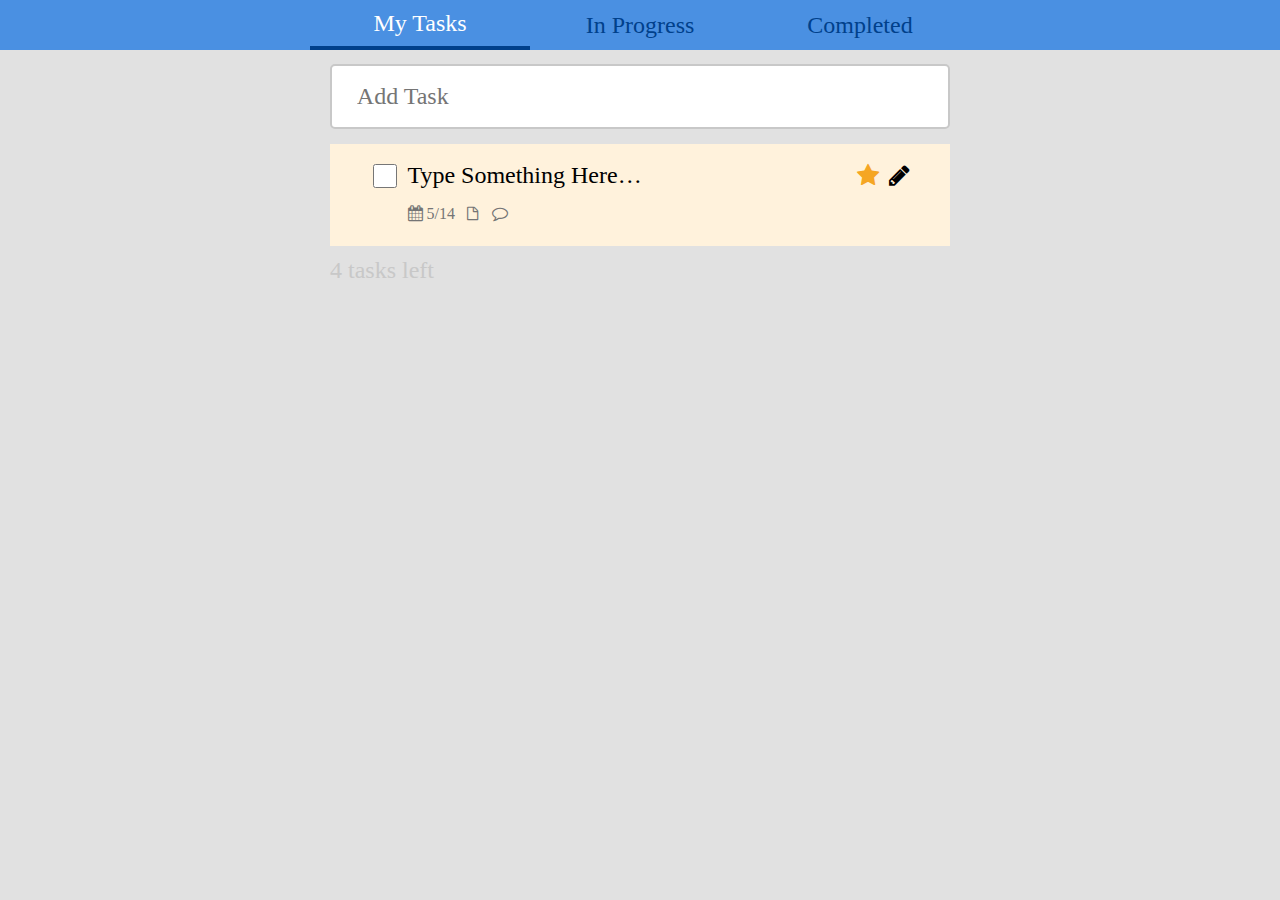
<file: week1/index.html>
<!DOCTYPE html>
<html lang="en">
<head>
	<meta charset="UTF-8">
	<meta name="viewport" content="width=device-width, initial-scale=1.0">
	<meta http-equiv="X-UA-Compatible" content="ie=edge">
	<link rel="stylesheet" type="text/css" href="style.css">
	<link rel="stylesheet" href="css/font-awesome.min.css">
	<script type="text/javascript" src="script.js"></script>
	<title>the-F2E 前端精神時光屋 Week1 </title>
</head>
<body onload='init()'>
	<div class="headerBar">
		<div class="selection selected" id='firstSelected' onclick='selectHanderItem(this)' >My Tasks</div>
		<div class="selection" onclick='selectHanderItem(this)'>In Progress</div>
		<div class="selection" onclick='selectHanderItem(this)'>Completed</div>
	</div>
	<div class="container">
			
		<input class="searchBar" type='text' placeholder="Add Task"/>
		
		<div class="taskBlock taskBlockStar">
			<div class="taskBlock-top">
				<input class="taskcheckBox" type="checkbox"/>
				<span class="taskName">Type Something Here…</span>
				<span class="taskStar" onclick="selectStarItem(this)"><i class="icon-star"></i></span>
				<span class="taskPencil"><i class="icon-pencil"></i></span>
			</div>
			<div class="taskBlock-bottom">
				<span class="taskDay">
					<span class="taskDayIcon"><i class="icon-calendar"></i></span>
					<span class="taskDayDetail">5/14</span>
				</span>
				<span class="taskAttachmentIcon"><i class="icon-file-alt"></i></span>
				<span class="taskCommentIcon"><i class="icon-comment-alt"></i></span>
			</div>
		</div>
		<!--
		<div class="taskBlock taskBlockStar">
			<div class="taskBlock-top">
				<input class="taskcheckBox" type="checkbox"/>
				<span class="taskName">Type Something Here…</span>
				<span class="taskStar" onclick="selectStarItem(this)"><i class="icon-star"></i></span>
				<span class="taskPencil"><i class="icon-pencil"></i></span>
			</div>
			<div class="taskBlock-bottom">
				<span class="taskDay">
					<span class="taskDayIcon"><i class="icon-calendar"></i></span>
					<span class="taskDayDetail">5/14</span>
				</span>
				<span class="taskAttachmentIcon"><i class="icon-file-alt"></i></span>
				<span class="taskCommentIcon"><i class="icon-comment-alt"></i></span>
			</div>
		</div>
		
		<div class="taskBlock">
			<div class="taskBlock-top">
				<input class="taskcheckBox" type="checkbox"/>
				<span class="taskName">Type Something Here…</span>
				<span class="taskStar" onclick="selectStarItem(this)"><i class="icon-star-empty"></i></span>
				<span class="taskPencil"><i class="icon-pencil"></i></span>
			</div>
			<div class="taskBlock-bottom">
				<span class="taskDay">
					<span class="taskDayIcon"><i class="icon-calendar"></i></span>
					<span class="taskDayDetail">5/14</span>
				</span>
				<span class="taskAttachmentIcon"><i class="icon-file-alt"></i></span>
				<span class="taskCommentIcon"><i class="icon-comment-alt"></i></span>
			</div>
		</div>
		
		<div class="taskBlock">
			<div class="taskBlock-top">
				<input class="taskcheckBox" type="checkbox"/>
				<span class="taskName">Type Something Here…</span>
				<span class="taskStar" onclick="selectStarItem(this)"><i class="icon-star-empty"></i></span>
				<span class="taskPencil"><i class="icon-pencil"></i></span>
			</div>
			<div class="taskBlock-bottom">
				<span class="taskDay">
					<span class="taskDayIcon"><i class="icon-calendar"></i></span>
					<span class="taskDayDetail">5/14</span>
				</span>
				<span class="taskAttachmentIcon"><i class="icon-file-alt"></i></span>
				<span class="taskCommentIcon"><i class="icon-comment-alt"></i></span>
			</div>
		</div>
		
		<div class="taskBlock">
			<div class="taskBlock-top">
				<input class="taskcheckBox" type="checkbox"/>
				<span class="taskName">Type Something Here…</span>
				<span class="taskStar" onclick="selectStarItem(this)"><i class="icon-star-empty"></i></span>
				<span class="taskPencil"><i class="icon-pencil"></i></span>
			</div>
			<div class="taskBlock-bottom">
				<span class="taskDay">
					<span class="taskDayIcon"><i class="icon-calendar"></i></span>
					<span class="taskDayDetail">5/14</span>
				</span>
				<span class="taskAttachmentIcon"><i class="icon-file-alt"></i></span>
				<span class="taskCommentIcon"><i class="icon-comment-alt"></i></span>
			</div>
		</div>
		-->
		<span class='tasksLeftBlock'>4 tasks left</span>
	</div>
</body>
</html>
</file>
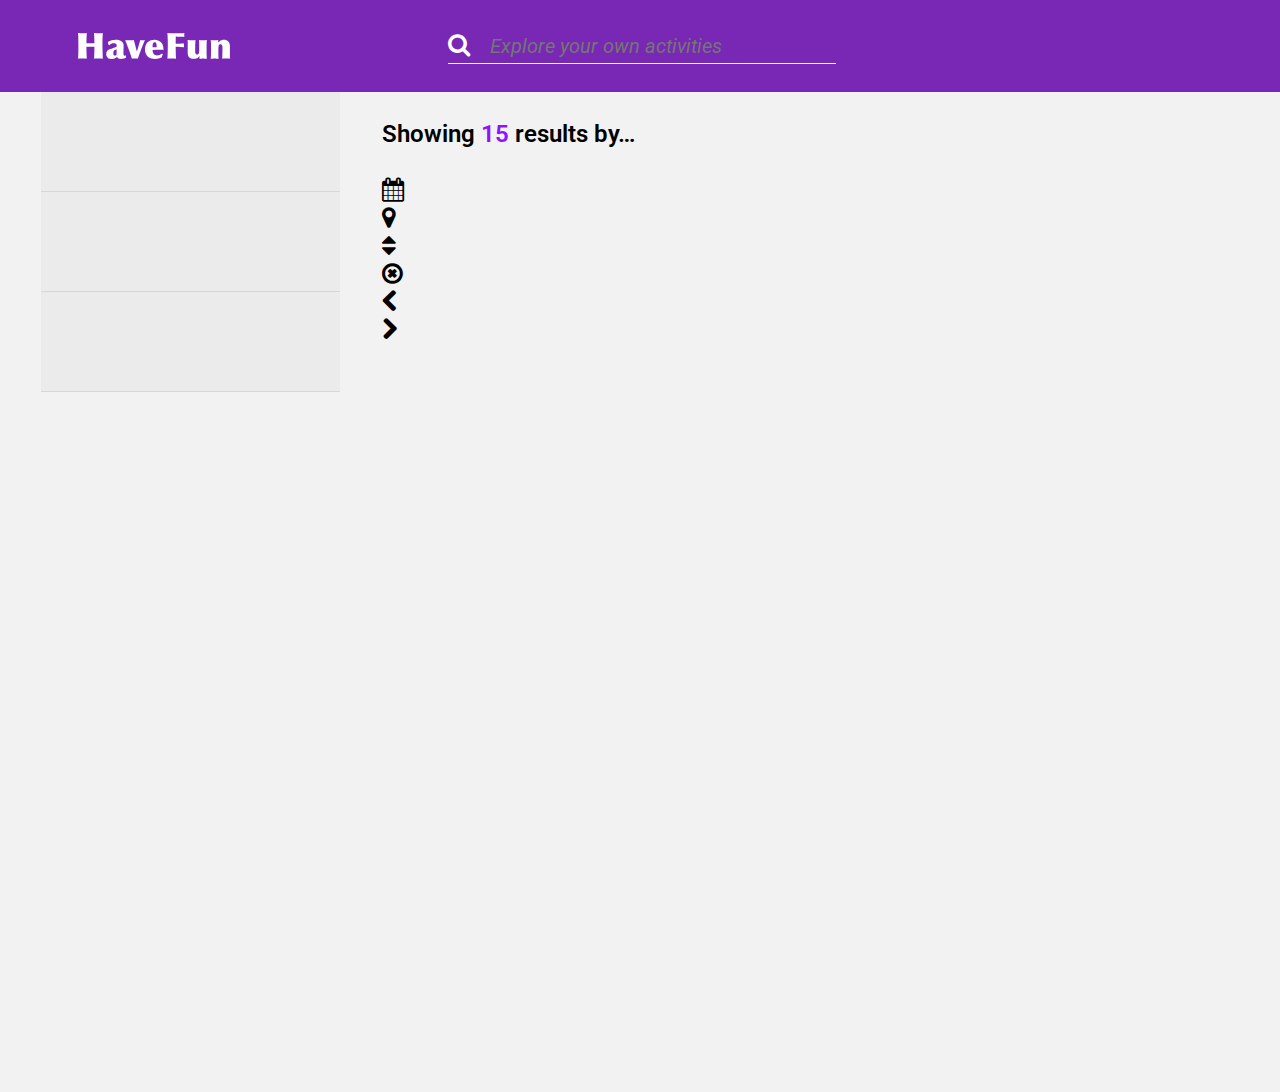
<file: week2/index.html>
<!DOCTYPE html>
<html lang="en">
<head>
	<meta charset="UTF-8">
	<meta name="viewport" content="width=device-width, initial-scale=1.0">
	<meta http-equiv="X-UA-Compatible" content="ie=edge">
	<link rel="stylesheet" href="css/font-awesome.min.css">
	<link href="https://fonts.googleapis.com/css?family=Roboto" rel="stylesheet">
	<link rel="stylesheet" type="text/css" href="style.css">
	<script type="text/javascript" src="script.js"></script>
	<title>the-F2E 前端精神時光屋 Week2 </title>
</head>
<body onload='init()'>
	<div class="headerBar">
		<img class='headerBar-Logo' src='./logo.svg'/>
		
		
		<div class='headerBar-searchBar'>
				<i class="icon-search" style='margin-right: 15px;'></i><input class='headerBar-searchBar-input' type='text' placeholder="Explore your own activities"/>
		</div>
	</div>
	<div class="container">
		<div class="container-leftMenu">
			<div class="container-leftMenu-block"></div>
			<div class="container-leftMenu-block"></div>
			<div class="container-leftMenu-block"></div>
		</div>
		<div class="container-rightBlock">
			<div class="container-rightBlock-searchResult">Showing <span class='container-rightBlock-searchResult-count'>15</span> results by…</div>
			
			<br>
			<i class="icon-calendar"></i>
			<br>
			<i class="icon-map-marker"></i>
			<br>
			<i class="icon-sort"></i>
			<br>
			<i class="icon-remove-circle"></i>
			<br>
			<i class="icon-chevron-left"></i>
			<br>
			<i class="icon-chevron-right"></i>
		</div>
	</div>
</body>
</html>
</file>
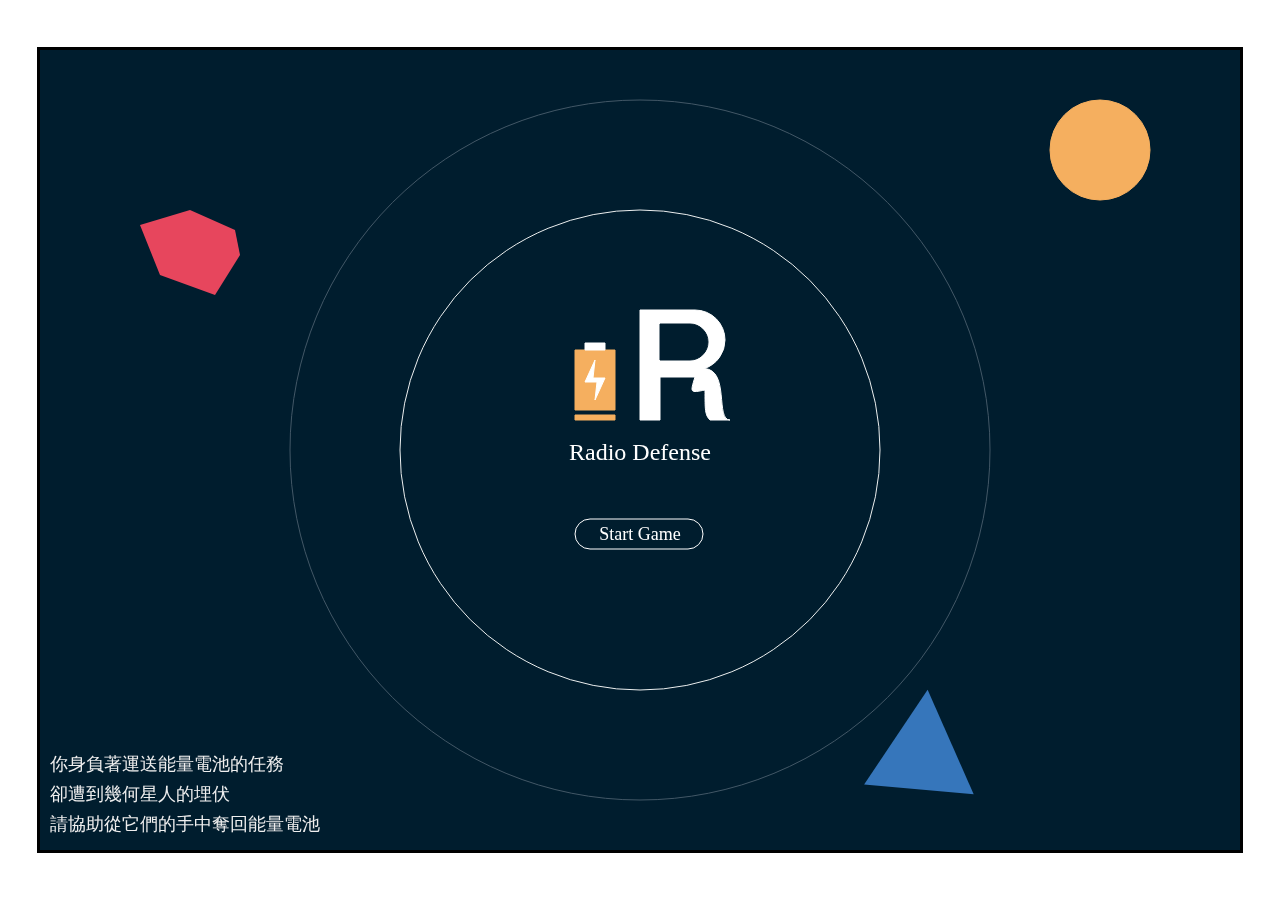
<file: week7/index.html>
<html>
  <head>
    <meta charset="utf-8">
    <link rel="stylesheet" href="style.css"/>
  </head>
  <body>
    <canvas id="gameCanvas"></canvas>
    <script src="js/main.js"></script>
  </body>
</html>
</file>
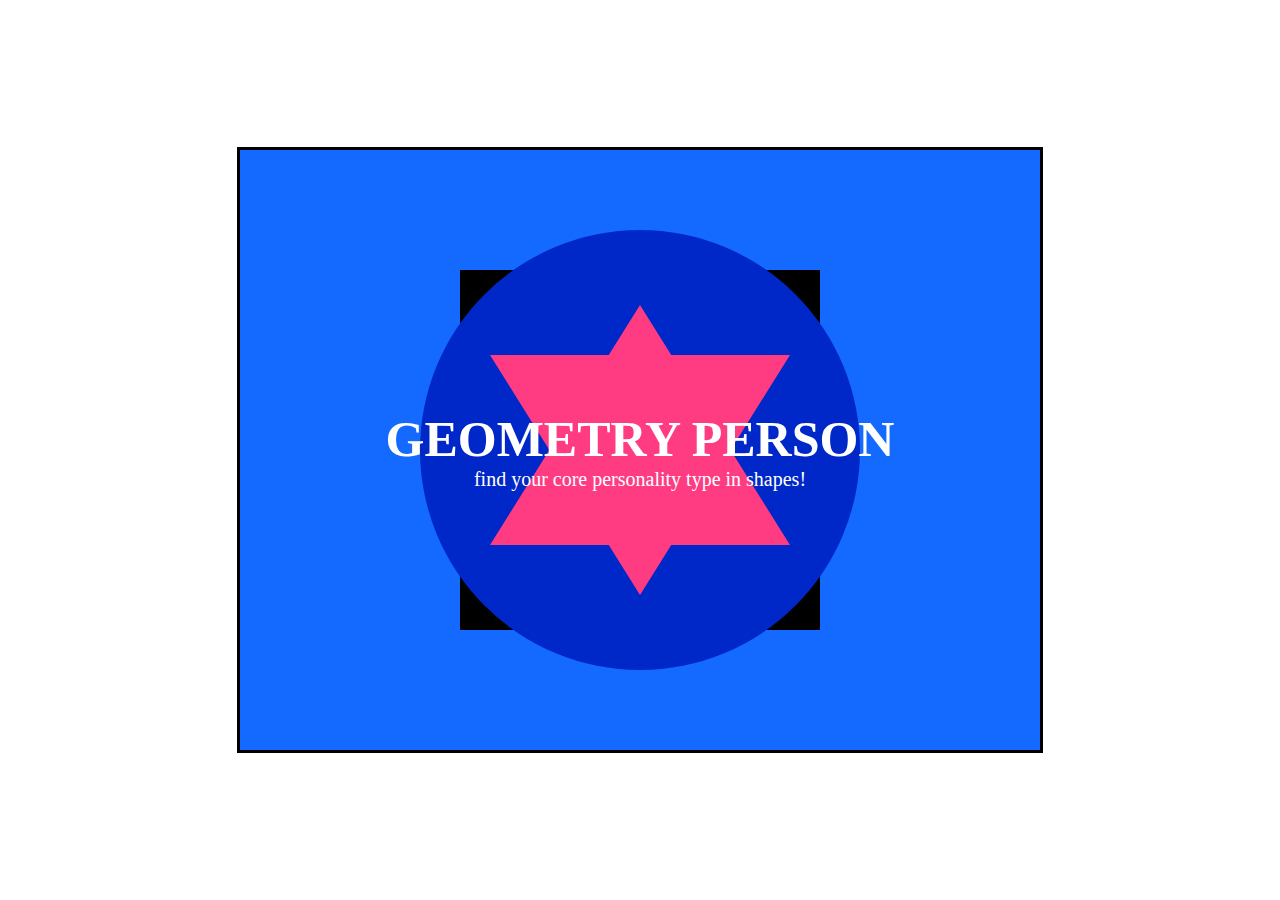
<file: week8/index.html>
<html>
  <head>
    <meta charset="utf-8">
    <link rel="stylesheet" href="style.css?20180728"/>
  </head>
  <body>
    <div class='main_container'>
      <div class='rect'> </div>
      <div class='circle'> </div>
      <div class='sixcon'> 
        <div class='sixcon_top'></div>
        <div class='sixcon_down'></div>
      </div>
          <div class='text'>GEOMETRY PERSON</div>
          <div class='text2'>find your core personality type in shapes!</div>
    </div>
  </body>
</html>
</file>
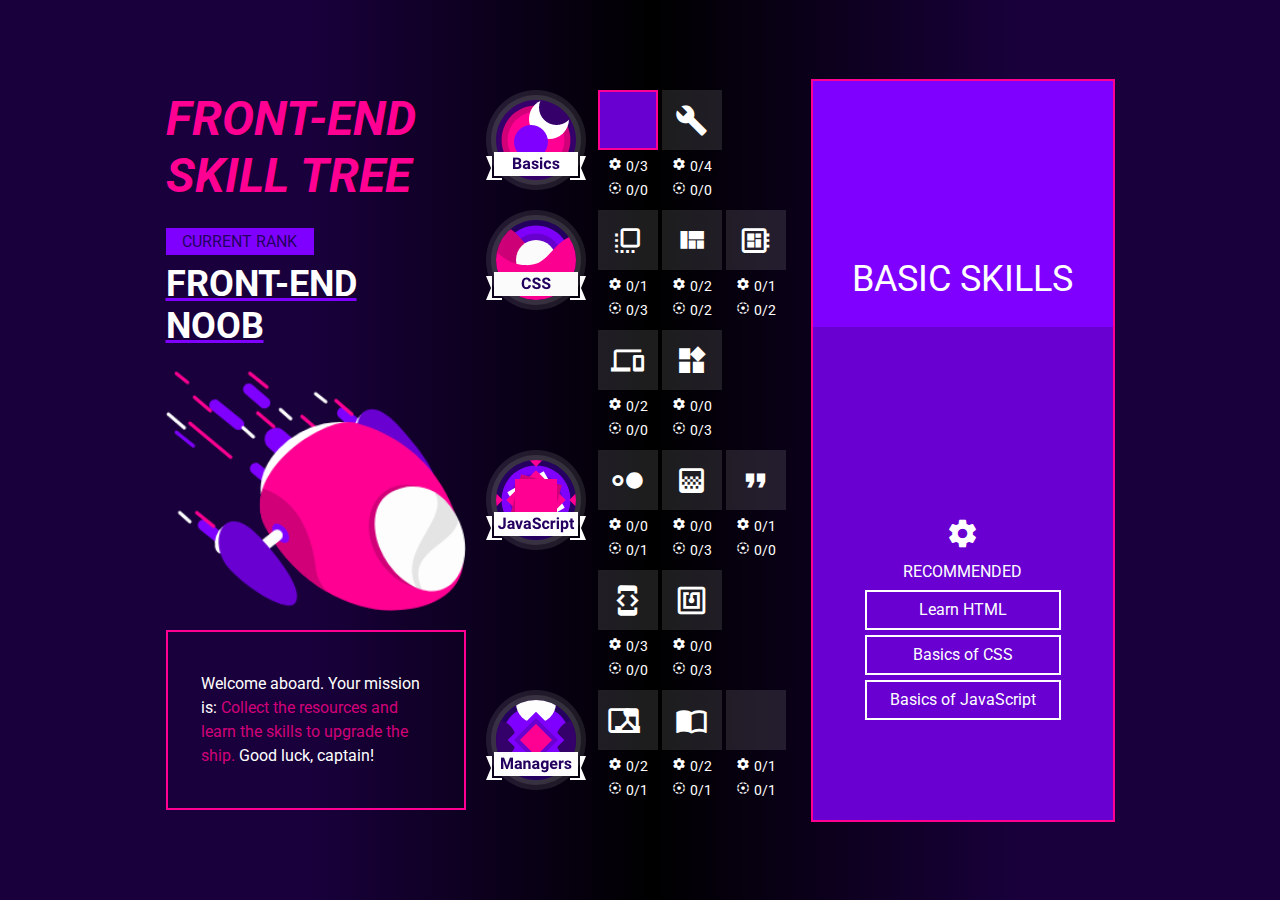
<file: week9/index.html>
<!DOCTYPE html>
<html lang="en">

<head>
  <meta charset="UTF-8">
  <meta name="viewport" content="width=device-width, initial-scale=1.0">
  <meta http-equiv="X-UA-Compatible" content="ie=edge">
  <title>the-F2E 前端精神時光屋 Week9 </title>
  <link href="https://fonts.googleapis.com/icon?family=Material+Icons" rel="stylesheet">
  <link href="https://fonts.googleapis.com/css?family=Roboto:400,700,900i" rel="stylesheet">
  <link href="style.css" rel="stylesheet">
</head>

<body onload='initThePage()'>
  <div id='container'>
    <div class='second_block'>
      <h1 class='title_title'>FRONT-END SKILL TREE</h1>
      <div class='title_subtitle'>CURRENT RANK</div>
      <div class='title_nowlevel'>
        <h2>FRONT-END NOOB</h2>
      </div>
      <img class='title_nowlevelimg' src='asset/img-ship-noob.png' />
      <div class='title_talk'>
        Welcome aboard. Your mission is:
        <span class='title_talk__impotant'>Collect the resources and learn the skills to upgrade the ship.</span> Good luck, captain!
      </div>
    </div>
    <div class='second_block'>
      <div class='skill_block'>
        <div class='skill_basics_img'>
          <img src='./asset/img-planet-basics.png' />
        </div>
        <div class='skill_block_right'>

          <div class='skill_category'>
            <div class='skill_item_icon__clicked'>
              <i class="material-icons">category</i>
            </div>
            <div class='skill_item_detail'>
              <div>
                <i class="material-icons">settings</i>
                <span>0/3</span>
              </div>
              <div>
                <i class="material-icons">filter_tilt_shift</i>
                <span>0/0</span>
              </div>
            </div>
          </div>

          <div class='skill_category'>
            <div class='skill_item_icon'>
              <i class="material-icons">build</i>
            </div>
            <div class='skill_item_detail'>
              <div>
                <i class="material-icons">settings</i>
                <span>0/4</span>
              </div>
              <div>
                <i class="material-icons">filter_tilt_shift</i>
                <span>0/0</span>
              </div>
            </div>
          </div>
        </div>
      </div>

      <div class='skill_block'>
          <div class='skill_basics_img'>
            <img src='./asset/img-planet-css.png' />
          </div>
          <div class='skill_block_right'>
  
            <div class='skill_category'>
              <div class='skill_item_icon'>
                <i class="material-icons">flip_to_front</i>
              </div>
              <div class='skill_item_detail'>
                <div>
                  <i class="material-icons">settings</i>
                  <span>0/1</span>
                </div>
                <div>
                  <i class="material-icons">filter_tilt_shift</i>
                  <span>0/3</span>
                </div>
              </div>
            </div>

            <div class='skill_category'>
              <div class='skill_item_icon'>
                <i class="material-icons">view_quilt</i>
              </div>
              <div class='skill_item_detail'>
                <div>
                  <i class="material-icons">settings</i>
                  <span>0/2</span>
                </div>
                <div>
                  <i class="material-icons">filter_tilt_shift</i>
                  <span>0/2</span>
                </div>
              </div>
            </div>

            <div class='skill_category'>
              <div class='skill_item_icon'>
                <i class="material-icons">developer_board</i>
              </div>
              <div class='skill_item_detail'>
                <div>
                  <i class="material-icons">settings</i>
                  <span>0/1</span>
                </div>
                <div>
                  <i class="material-icons">filter_tilt_shift</i>
                  <span>0/2</span>
                </div>
              </div>
            </div>
  
            <div class='skill_category'>
              <div class='skill_item_icon'>
                <i class="material-icons">devices</i>
              </div>
              <div class='skill_item_detail'>
                <div>
                  <i class="material-icons">settings</i>
                  <span>0/2</span>
                </div>
                <div>
                  <i class="material-icons">filter_tilt_shift</i>
                  <span>0/0</span>
                </div>
              </div>
            </div>
  
            <div class='skill_category'>
              <div class='skill_item_icon'>
                <i class="material-icons">widgets</i>
              </div>
              <div class='skill_item_detail'>
                <div>
                  <i class="material-icons">settings</i>
                  <span>0/0</span>
                </div>
                <div>
                  <i class="material-icons">filter_tilt_shift</i>
                  <span>0/3</span>
                </div>
              </div>
            </div>
          </div>

      </div>
      <div class='skill_block'>
          <div class='skill_basics_img'>
            <img src='./asset/img-planet-js.png' />
          </div>
          <div class='skill_block_right'>
  
            <div class='skill_category'>
              <div class='skill_item_icon'>
                <i class="material-icons">hdr_strong</i>
              </div>
              <div class='skill_item_detail'>
                <div>
                  <i class="material-icons">settings</i>
                  <span>0/0</span>
                </div>
                <div>
                  <i class="material-icons">filter_tilt_shift</i>
                  <span>0/1</span>
                </div>
              </div>
            </div>

            <div class='skill_category'>
              <div class='skill_item_icon'>
                  <i class="material-icons">gradient</i>
              </div>
              <div class='skill_item_detail'>
                <div>
                  <i class="material-icons">settings</i>
                  <span>0/0</span>
                </div>
                <div>
                  <i class="material-icons">filter_tilt_shift</i>
                  <span>0/3</span>
                </div>
              </div>
            </div>

            <div class='skill_category'>
              <div class='skill_item_icon'>
                <i class="material-icons">format_quote</i>
              </div>
              <div class='skill_item_detail'>
                <div>
                  <i class="material-icons">settings</i>
                  <span>0/1</span>
                </div>
                <div>
                  <i class="material-icons">filter_tilt_shift</i>
                  <span>0/0</span>
                </div>
              </div>
            </div>
  
            <div class='skill_category'>
              <div class='skill_item_icon'>
                <i class="material-icons">developer_mode</i>
              </div>
              <div class='skill_item_detail'>
                <div>
                  <i class="material-icons">settings</i>
                  <span>0/3</span>
                </div>
                <div>
                  <i class="material-icons">filter_tilt_shift</i>
                  <span>0/0</span>
                </div>
              </div>
            </div>
  
            <div class='skill_category'>
              <div class='skill_item_icon'>
                <i class="material-icons">nfc</i>
              </div>
              <div class='skill_item_detail'>
                <div>
                  <i class="material-icons">settings</i>
                  <span>0/0</span>
                </div>
                <div>
                  <i class="material-icons">filter_tilt_shift</i>
                  <span>0/3</span>
                </div>
              </div>
            </div>
          </div>

      </div>
      <div class='skill_block'>
          <div class='skill_basics_img'>
            <img src='./asset/img-planet-managers.png' />
          </div>
          <div class='skill_block_right'>
  
            <div class='skill_category'>
              <div class='skill_item_icon'>
                <i class="material-icons">device_hub</i>
              </div>
              <div class='skill_item_detail'>
                <div>
                  <i class="material-icons">settings</i>
                  <span>0/2</span>
                </div>
                <div>
                  <i class="material-icons">filter_tilt_shift</i>
                  <span>0/1</span>
                </div>
              </div>
            </div>
  
            <div class='skill_category'>
              <div class='skill_item_icon'>
                <i class="material-icons">import_contacts</i>
              </div>
              <div class='skill_item_detail'>
                <div>
                  <i class="material-icons">settings</i>
                  <span>0/2</span>
                </div>
                <div>
                  <i class="material-icons">filter_tilt_shift</i>
                  <span>0/1</span>
                </div>
              </div>
            </div>
  
            <div class='skill_category'>
              <div class='skill_item_icon'>
                <i class="material-icons">table_chart</i>
              </div>
              <div class='skill_item_detail'>
                <div>
                  <i class="material-icons">settings</i>
                  <span>0/1</span>
                </div>
                <div>
                  <i class="material-icons">filter_tilt_shift</i>
                  <span>0/1</span>
                </div>
              </div>
            </div>
          </div>

      </div>
    </div>

    <div class='second_block' style='border: solid 2px #FF0093; padding: 0;'>
      <div class='detail_top'>
        <i class="material-icons">category</i>
        <div>BASIC SKILLS</div>
      </div>
      <div class='detail_bottom'>
        <i class="material-icons">settings</i>
        <div>RECOMMENDED</div>
        <div class='detail_button'>Learn HTML</div>
        <div class='detail_button'>Basics of CSS</div>
        <div class='detail_button'>Basics of JavaScript</div>
      </div>
    </div>
  </div>
  
  <script src='./js.js'></script>
</body>

</html>
</file>
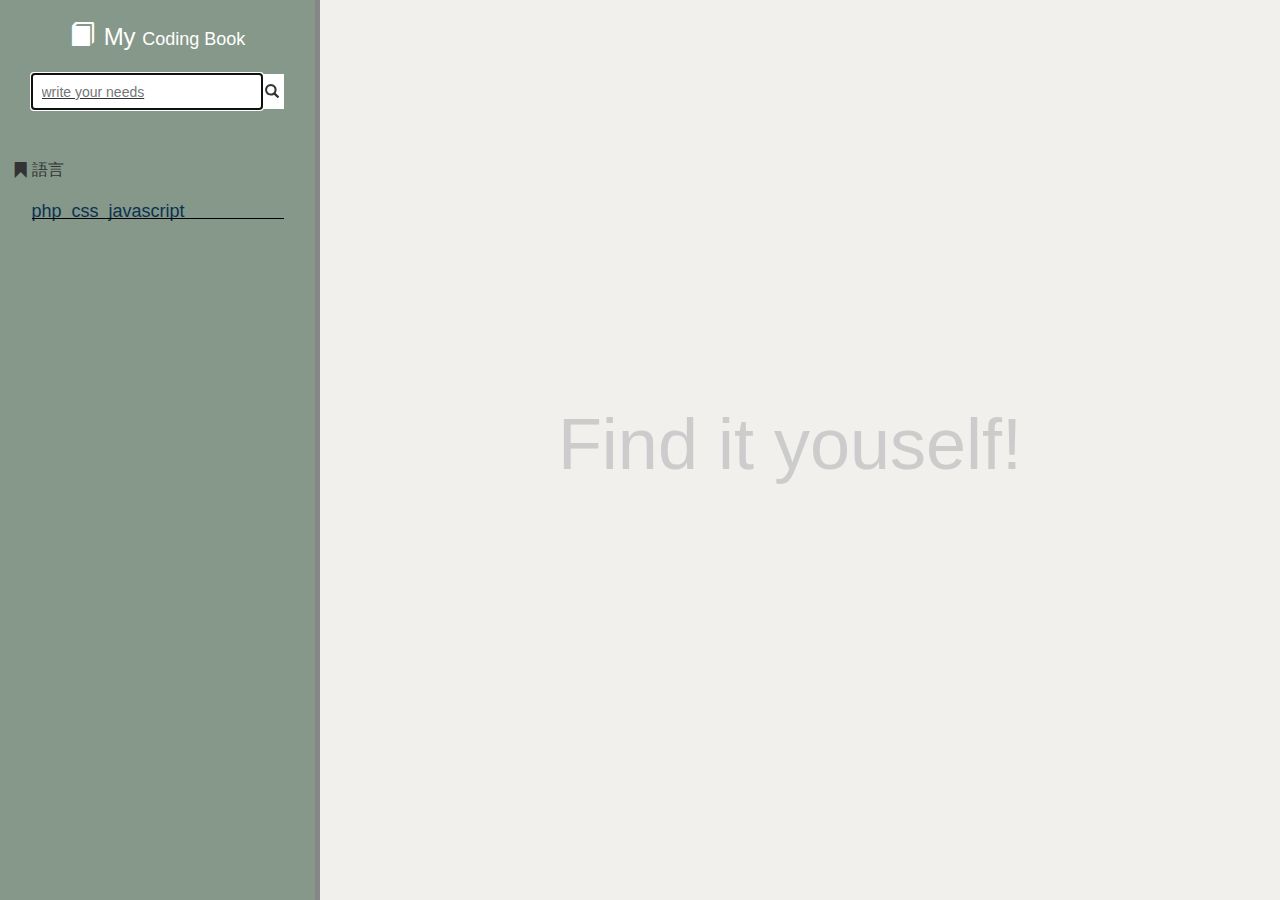
<file: ponyFans/week2/index.html>
<html>
<head>
  <meta charset="utf-8" />
  <meta http-equiv="X-UA-Compatible" content="IE=edge">
  <title>My Coding Book</title>
  <meta name="viewport" content="width=device-width, initial-scale=1">
  <link rel="stylesheet" type="text/css" media="screen" href="main.css" />
  <link rel="stylesheet" href="https://maxcdn.bootstrapcdn.com/bootstrap/3.3.7/css/bootstrap.min.css">
  <script src="main.js"></script>
</head>
<body>
  <nav class='main_nav'>
    <div class='navLogo'>
      <span class="glyphicon glyphicon-book"></span><span style='margin-left:10px'>My</span>
      <span style='font-size:18px;'>Coding Book</span>
    </div>
    <div class='searchBar'>
      <input type='text' name='search' id='searchInput' class='searchInput' contenteditable="true" placeholder='write your needs'>
      <span class='glyphicon glyphicon-search'></span>
    </div>
    <div class='recommend'>
      <p class='title'>
        <span class='glyphicon glyphicon-bookmark' style='position: absolute;left: -20px;top: 4px;'></span>
        <span >語言</span>
      </p>
      <p class='content'>
        <a>php</a><a >css</a><a >javascript</a>
      </p>
    </div>
  </nav>
  <div class='main_body empty'>
    <div class='main_header'>
      <div class='tags'>
      </div>
    </div>
    <div class='bgwords'>
    </div>
  </div>
</body>
</html>
</file>
<file: week1/style.css>
*
{
    box-sizing: border-box;
    margin:0;
    padding:0;
    font-size: 24px;
}
body
{
    background: #E1E1E1;
}

.headerBar
{
    display: flex;
    justify-content: center;
    background: #4A90E2;
}
.selection
{
    display: flex;
    justify-content: center;
    align-items: center;
    height:50px;
    width:220px;
    font-family: "Roboto-Medium";
    color:#00408B;
    cursor: pointer;
    transition: all 0.3s;
}
.selected
{
    color:#ffffff;
    border-bottom: solid 4px #00408B;
}
.container
{
    display: flex;
    flex-direction: column;
    width: 620px;
    margin: 0 auto;
}
.searchBar
{
    margin: 2.3% 0;
    padding-left: 4%;
    height: 65px;
    width: 100%;
    background: #FFFFFF;
    border: 2px solid #C8C8C8;
    border-radius: 5px;
    font-family: "Roboto-Regular";
    font-size: 24px;
    color: #C8C8C8;
}
.taskBlock
{
    height: 102px;
    width: 100%;
    margin-bottom:1.8%;
    padding :3% 0 1.7% 0;
    background: #F2F2F2;
}
.taskBlock.taskBlockStar
{
    background: #FFF2DC;
}
.taskBlock-top
{    
    display: flex;
    align-items: center;
    padding-left: 7%;
}
.taskcheckBox
{
    height: 24px;
    width: 24px;
    margin-right: 10px; 
    cursor: pointer;
}
.taskName
{
    font-family: "Roboto-Medium";
    height: 28px;
    width: 248px;
    margin-right: 35%;
}
.taskStar
{
    margin-right: 10px;
    color:#F5A623 ;
    cursor: pointer;
}
.taskPencil
{

}
.taskBlock-bottom
{
    margin-top: 8px;
    padding-left: 12.5%;
}
.taskBlock-bottom span , .taskBlock-bottom i
{
    color:#757575;
    font-size: 16px;
}

.taskDay
{
    margin-right: 1.5%; 
}
.taskDayIcon
{

}
.taskDayDetail
{

}
.taskAttachmentIcon
{
    margin-right: 1.5%;
}
.taskCommentIcon
{
    margin-right: 1.5%;
}
.tasksLeftBlock
{
    align-self: flex-start;
    font-family: Roboto-Italic;
    font-size: 24px;
    color: #C8C8C8;
    text-align: center;
}
</file>
<file: week2/style.css>
*
{
    box-sizing: border-box;
    margin:0;
    padding:0;
    font-size: 24px;
    font-family: 'Roboto', sans-serif;
}
body
{
    background: #F2F2F2;
}

.headerBar
{
    display: flex;
    align-items: center;
    background: #7828B4;
    height:92px
}

.headerBar-Logo
{
    margin-left: 78px;
}

.headerBar-searchBar
{
    width: 388px;
    margin-left: 17%;
    border-bottom: solid #ffffff 1px;
    color: #fff;
}

.headerBar-searchBar-input
{
    padding:5px;
    background: rgba(255,255,255,0);
    border: none;
    outline: none;
    font-size: 20px;
    font-style: italic;
    color: rgba(255,255,255,0.50);
}
.container
{
    display: flex;
    padding: 0 3.2%
}

.container-leftMenu
{
    width: 25%;
    height: 1000px;
}
.container-leftMenu-block
{
    width: 100%;
    height: 100px;
    background: #ebebeb;
    border-bottom: solid 1px #D7D7D7; 
}
.container-rightBlock
{
    width: 75%;
    padding: 2.3% 0 0 3.5%;
    height: 1000px;
}
.container-rightBlock-searchResult
{
    font-size: 24px;
    font-weight: 600;
    color: #000000;
}
.container-rightBlock-searchResult-count
{
    font-size: 24px;
    font-weight: 600;
    color: #9013FE;
    line-height: 28px;
}
</file>
<file: week7/style.css>
html body
{
  margin: 0;
  padding: 0;
  height: 100%;
  display: flex;
  justify-content: center;
  align-items: center;
}

canvas
{
  border: 3px #000 solid;
}
</file>
<file: week8/style.css>
html body
{
  margin: 0;
  padding: 0;
  display: flex;
  align-items: center;
  justify-content: center;
}

.main_container
{
  height: 600px;
  width: 800px;
  display: flex;
  align-items: center;
  justify-content: center;
  position: relative;
  flex-direction: column;
  border: solid;
  background: #1469FF;
}

.sixcon
{
  position: absolute;
  top: 155px;
  z-index: 4;
}
.sixcon_top
{
  border-style: solid;
  border-width: 0 150px 240px 150px;
  border-color: transparent transparent #FF3C82 transparent;
}
.sixcon_down
{
  position: absolute;
  top:50px;
  border-style: solid;
  border-width: 240px 150px 0 150px;
  border-color: #FF3C82 transparent transparent transparent;
}

.circle
{
  position: absolute;
  width: 440px;
  height: 440px;
  border-radius: 50%;
  background: #0027C8;
  z-index: 3;
}

.rect
{
  position: absolute;
  width: 360px;
  height: 360px;
  background: #000;
  z-index: 2;
}

.text
{
  font-size: 50px;
  font-weight: 600;
  color: #FFFFFF;
  text-align: center;
  z-index: 5;
}

.text2
{
  font-size: 20px;
  color: #FFFFFF;
  line-height: 22px;
  z-index: 5;
}
</file>
<file: week9/style.css>
*
{
  margin: 0;
  padding: 0;
  box-sizing: border-box;
  font-family: Roboto;
  font-size: 16px;
}
html,body
{
  height: 100vh;
}
html
{
  background: linear-gradient(to right, #19003c 24%,#000000 51%,#19003c 80%,#19003c 80%);
}
h1
{
  font-family: Roboto;
  font-size: 48px;
  color: Black;
  font-style: Italic ;
}
h2
{
  font-family: Roboto;
  font-size: 36px;
}
h3
{
  font-family: Roboto;
  font-size: 16px;
  font-style: Bold ;
}

#container
{
  height: 100vh;
  width: 1024px;
  padding: 40px 50px;
	margin: auto;
  display: flex;
  justify-content: center;
  align-items: center;
}

.second_block
{
  /* display: block; */
  padding-right: 20px; 
}

.title_title
{
  color: #FF0093;
  width: 255px;
  padding-bottom: 24px;
}

.title_subtitle
{
  background: #8000FF;
  padding: 4px 16px;
  color: #250060;
  width: 148px;
  height: 27px;
}

.title_nowlevel
{
  color:#8000FF;
  text-decoration: underline;
  width: 200px;
  padding-top: 8px;
}

.title_nowlevel> h2
{
  color:#FFFFFF;
}

.title_nowlevelimg
{
  padding-top: 24px;
  padding-bottom: 15px;
  width: 300px;
}

.title_talk
{
  width: 300px;
  line-height: 24px;
  padding: 40px 33px;
  color: #FFFFFF;
  border: solid #FF0093 2px;
}

.title_talk__impotant
{
  color:#D10079;
}

.skill_block
{
  display: flex;
  width: 305px;
}

.skill_block_right
{
  display: flex;
  flex-wrap: wrap;
  width: 200px;
}

.skill_basics_img
{
  margin-right: 12px;
}

.skill_category
{
  width: 60px;
  color: #FFFFFF;
  margin-right: 4px; 
}

.skill_item_icon
{
  display: flex;
  justify-content: center;
  align-items: center;
  height: 60px;
  width: 60px;
  background: #ffffff1d;
  border: #FF009300 solid 2px;
  cursor: pointer;
  transition: all 0.5s;
}

.skill_item_icon__clicked
{
  display: flex;
  justify-content: center;
  align-items: center;
  height: 60px;
  width: 60px;
  background: #6900D1;
  border: #FF0093 solid 2px;
  transition: all 0.3s;
}

.skill_item_icon>i,.skill_item_icon__clicked>i
{
  font-size: 33px;
}

.skill_item_detail
{
  display: flex;
  justify-content: center;
  align-items: center;
  flex-wrap: wrap;
}

.skill_item_detail > div
{
  line-height: 24px;
}

.skill_item_detail >div:nth-child(1)
{
  margin-top: 4px;
}

.skill_item_detail >div:nth-child(2)
{
  margin-bottom: 8px;
}

.skill_item_detail >div>*
{
  font-size: 14px;
}

.detail_top
{
  justify-content: center;
  width: 300px;
  background: #8000FF;
  color:#FFFFFF;
}

.detail_top > i
{
  width: 100%;
  padding-top: 40px;
  font-size: 130px;
  text-align: center
}
.detail_top > div
{
  font-size: 36px;
  line-height: 48px;
  padding-bottom: 24px;
  text-align: center;
}

.detail_bottom
{
  padding:95px 0 95px 0;
  background: #6900D1;
  color: #FFFFFF;
}

.detail_bottom > i
{
  padding-top: 95px;
  width: 100%;
  text-align: center;
  font-size: 33px;
}
.detail_bottom > div
{
  text-align: center;
  font-size: 16px;
  line-height: 36px;
}

.detail_button
{
  width: 196px;
  margin: auto;
  border: #fff 2px solid;
  margin-bottom: 5px;
  cursor: pointer;
}
</file>
<file: ponyFans/week2/main.css>
*{
  box-sizing: border-box;
}
html,body{
  height:100%;
}
/* nav */
.main_nav{
  float:left;
  width:250px;
  min-width:25%;
  height:100%;
  background:#859889;
  border-right:5px #868686 solid;
}
.main_nav .navLogo{
  margin-top:20px;
  margin-bottom:20px;
  margin-left:auto;
  margin-right:auto;
  text-align:center;
  font-size:24px;
  color:white;
}
.main_nav .searchBar{
  margin-left:auto;
  margin-right:auto;
  width:80%;
  min-width: 200px;
  height:35px;
  background:white;
}
.main_nav .searchInput{
  padding-left: 10px;
  padding-right: 10px;
  width: calc(100% - 22px);
  height:100%;
  text-decoration: underline;
  border: none;
}
.main_nav .recommend{
  margin-top:50px;
  padding-left: 10%;
  padding-right: 10%;
}

.main_nav .recommend p{
  position: relative;
  text-align: justify;
  word-break: break-all;
  font-size:16px;
}
.main_nav .recommend p.content{
  overflow: hidden;
  margin: 0;
}

.main_nav .recommend a{
  display:inline-block;
  position: relative;
  padding-right: 10px;
  cursor: pointer;
  line-height: 38px;
  font-size:  18px;
  color:#0b3152;
}
.main_nav .recommend a::before{
  position: absolute;
  content:'';
  height: 27px;
  width:500px;
  left: 0;
  border-bottom: 1px black solid;
}
/* end nav */
.main_body{
  float:left;
  position: relative;
  width:calc(100% - 250px);
  max-width:75%;
  height:100%;
  background:#f1f0ed;
}
.main_body .bgwords{
  position: absolute;
  top:0;
  left:0;
  height:100%;
  width:100%;
  text-align: center;
  font-size:8vmin;
  color:#ccc;
}

.main_body .bgwords::after{
  content:'';
  display:inline-block;
  width:0;
  height:100%;
  vertical-align: middle;
  letter-spacing: 8px;
}
.main_body.empty .bgwords::before{
  content:'Find it youself!';
}
</file>
